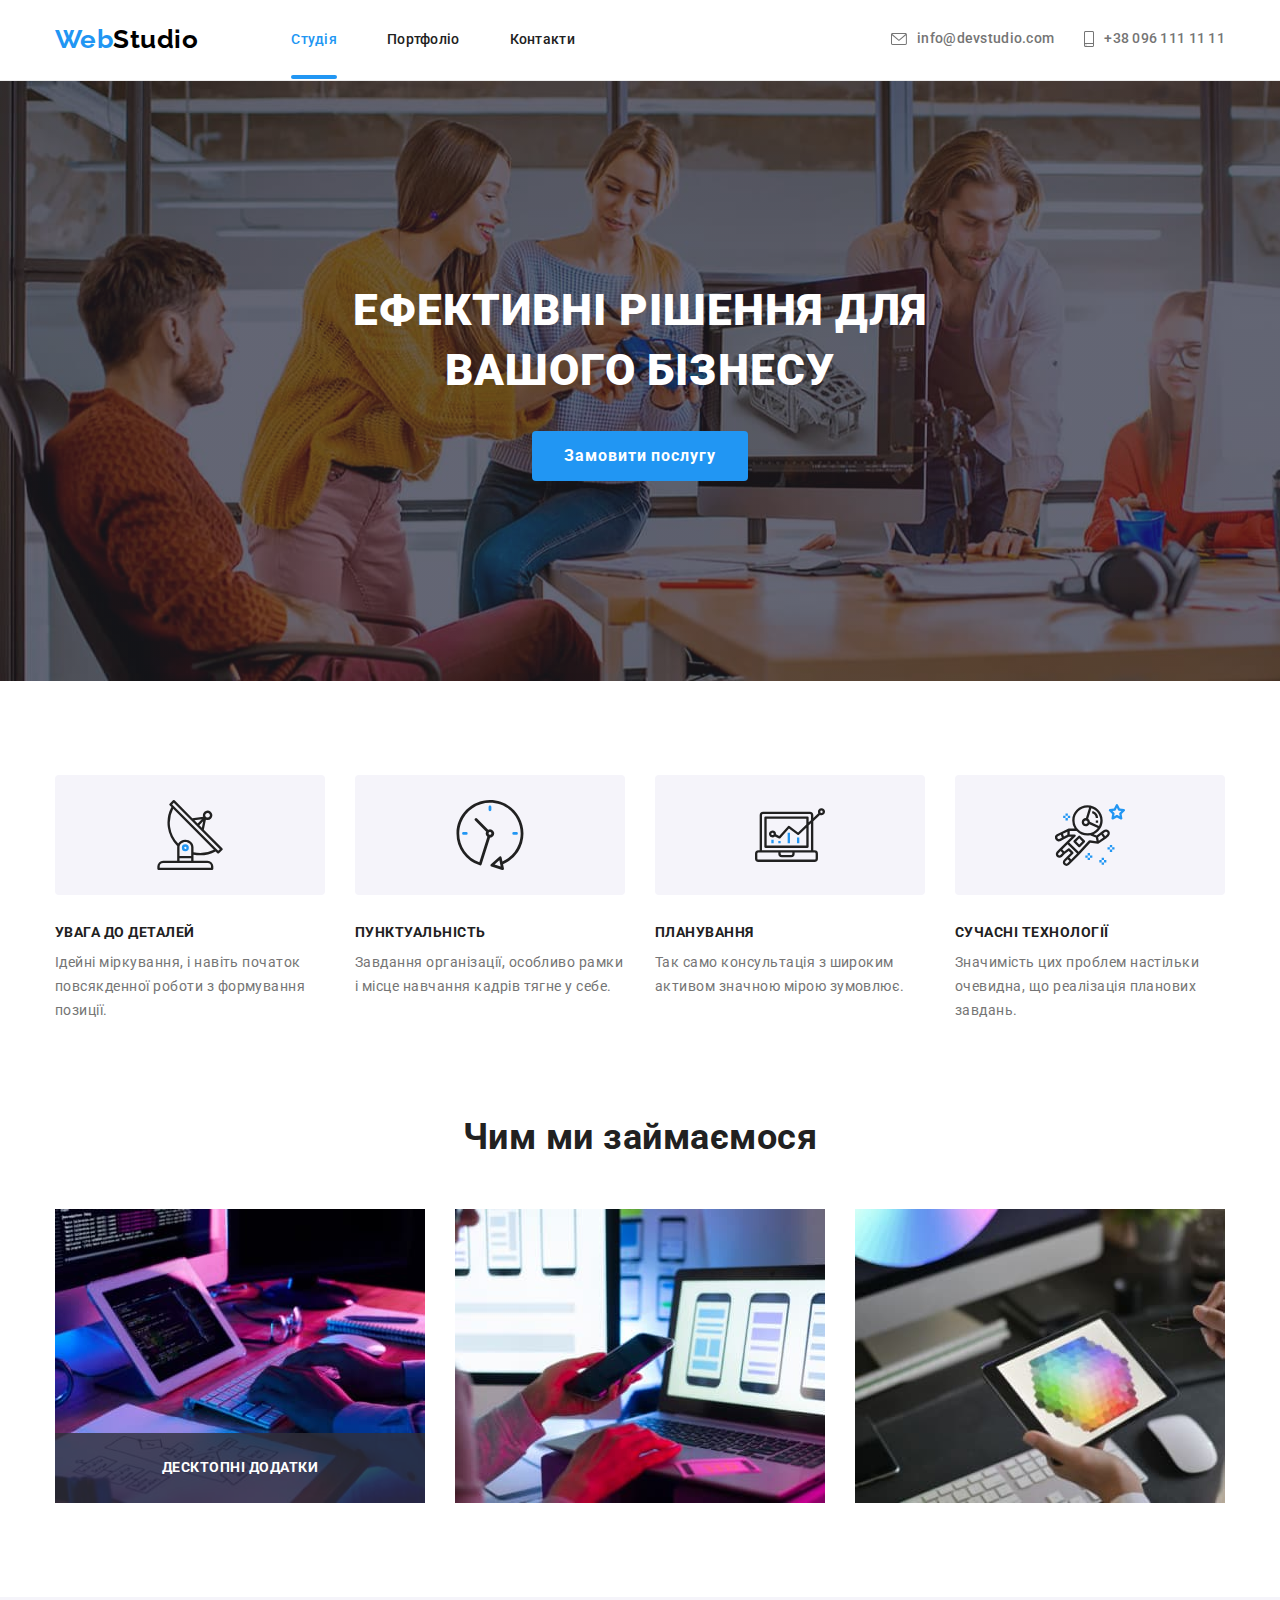
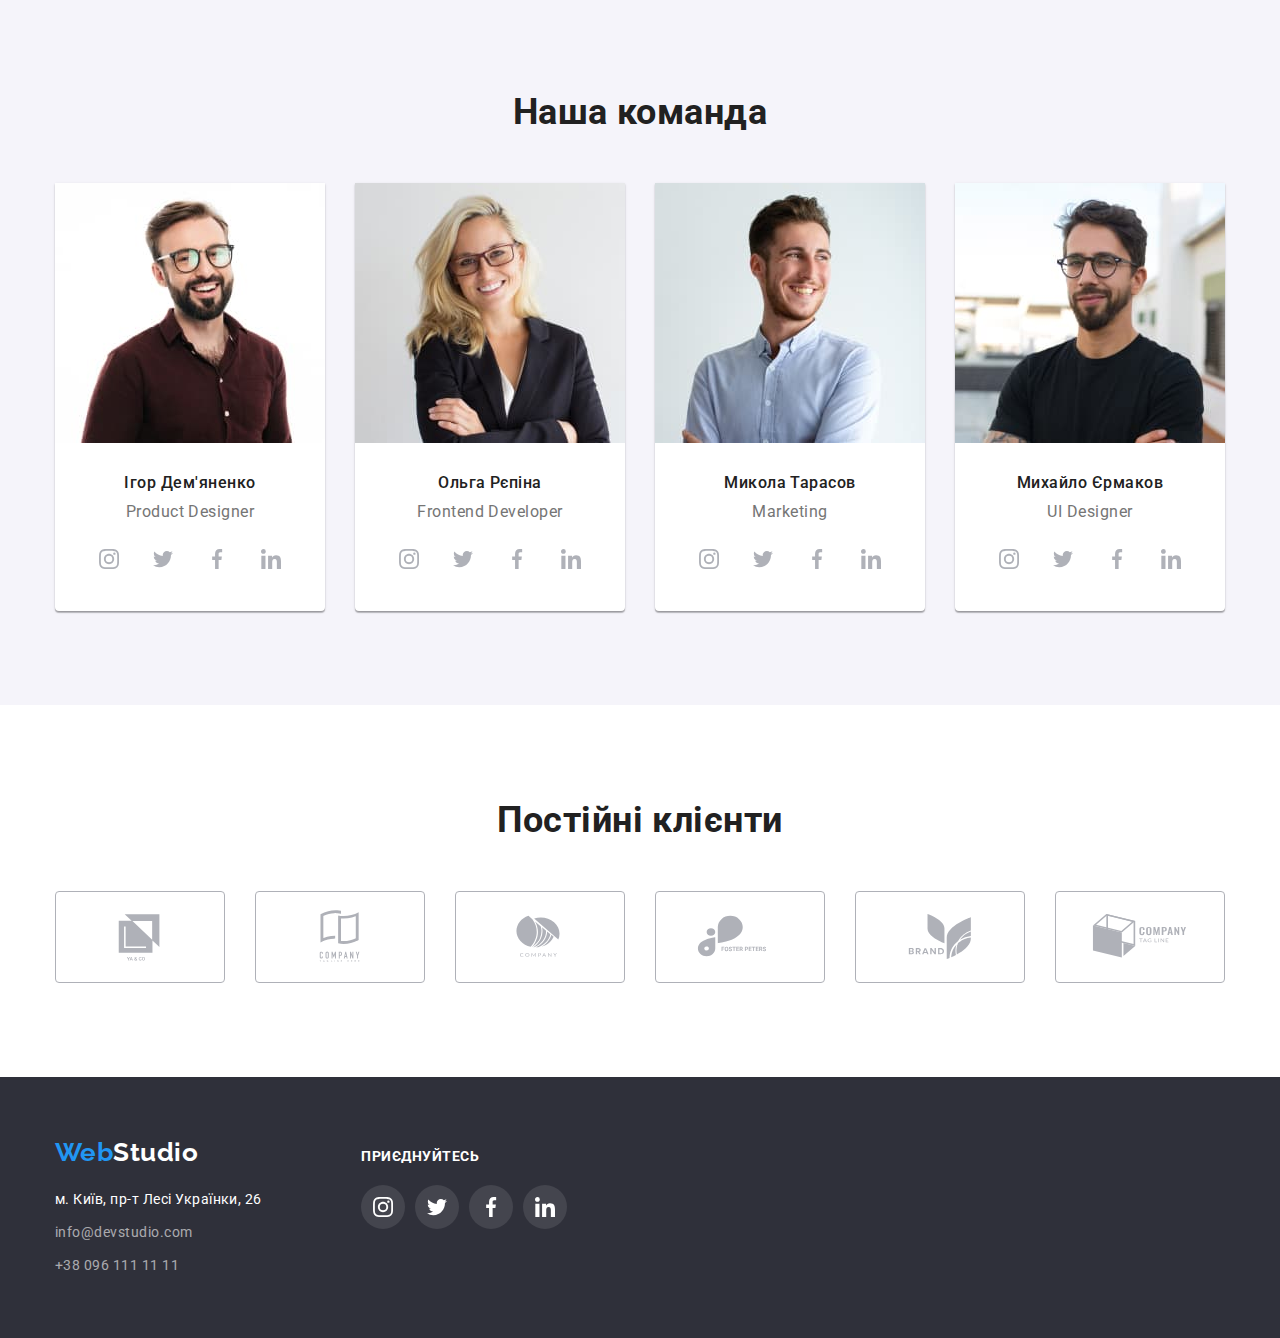
<file: index.html>
<!DOCTYPE html>
<html lang="uk">
  <head>
    <meta charset="UTF-8" />
    <meta http-equiv="X-UA-Compatible" content="IE=edge" />
    <meta name="viewport" content="width=device-width, initial-scale=1.0" />
    <title>WebStudio</title>
    <link rel="preconnect" href="https://fonts.googleapis.com" />
    <link rel="preconnect" href="https://fonts.gstatic.com" crossorigin />
    <link
      href="https://fonts.googleapis.com/css2?family=Raleway:wght@700&family=Roboto:wght@400;500;700;900&display=swap"
      rel="stylesheet"
    />
    <link
      rel="stylesheet"
      href="https://cdnjs.cloudflare.com/ajax/libs/modern-normalize/1.1.0/modern-normalize.min.css"
    />
    <link rel="stylesheet" href="./css/styles.css" />
  </head>
  <body>
    <header class="page-header">
      <div class="container">
        <nav class="main-nav">
          <a class="link logo" href="./index.html" lang="en">
            Web<span class="accent-studio-hd">Studio</span>
          </a>
          <ul class="list site-nav">
            <li class="item">
              <a class="link active" href="./index.html">Студія</a>
            </li>
            <li class="item">
              <a class="link" href="./portfolio.html">Портфоліо</a>
            </li>
            <li class="item"><a class="link" href="#">Контакти</a></li>
          </ul>
        </nav>
        <ul class="list site-contacts">
          <li class="item">
            <a class="link" href="mailto:info@devstudio.com">
              <svg class="site-contacts-icon" width="16" height="12">
                <use href="./images/icons.svg#icon-envelope"></use>
              </svg>
              info@devstudio.com</a
            >
          </li>
          <li class="item">
            <a class="link" href="tel:+380961111111">
              <svg class="site-contacts-icon" width="10" height="16">
                <use href="./images/icons.svg#icon-smartphone"></use>
              </svg>
              +38 096 111 11 11</a
            >
          </li>
        </ul>
      </div>
    </header>

    <main>
      <section class="hero">
        <h1 class="hero-title">Ефективні рішення для вашого бізнесу</h1>
        <button class="main-btn" type="button">Замовити послугу</button>
      </section>
      <section class="section advantages">
        <div class="container">
          <h2 class="visually-hidden">Наші переваги</h2>
          <ul class="list">
            <li class="item">
              <div class="advantages-bgd">
                <svg width="70" height="70">
                  <use href="./images/icons.svg#icon-antenna"></use>
                </svg>
              </div>
              <h3 class="advantages-title">Увага до деталей</h3>
              <p class="advantages-descr">
                Ідейні міркування, і навіть початок повсякденної роботи з
                формування позиції.
              </p>
            </li>
            <li class="item">
              <div class="advantages-bgd">
                <svg width="70" height="70">
                  <use href="./images/icons.svg#icon-clock"></use>
                </svg>
              </div>
              <h3 class="advantages-title">Пунктуальність</h3>
              <p class="advantages-descr">
                Завдання організації, особливо рамки і місце навчання кадрів
                тягне у себе.
              </p>
            </li>
            <li class="item">
              <div class="advantages-bgd">
                <svg width="70" height="70">
                  <use href="./images/icons.svg#icon-diagram"></use>
                </svg>
              </div>
              <h3 class="advantages-title">Планування</h3>
              <p class="advantages-descr">
                Так само консультація з широким активом значною мірою зумовлює.
              </p>
            </li>
            <li class="item">
              <div class="advantages-bgd">
                <svg width="70" height="70">
                  <use href="./images/icons.svg#icon-astronaut"></use>
                </svg>
              </div>
              <h3 class="advantages-title">Сучасні технології</h3>
              <p class="advantages-descr">
                Значимість цих проблем настільки очевидна, що реалізація
                планових завдань.
              </p>
            </li>
          </ul>
        </div>
      </section>
      <section class="section activity">
        <div class="container">
          <h2 class="activity-title">Чим ми займаємося</h2>
          <ul class="list">
            <li class="item">
              <div class="thumb">
                <img
                  class="photo"
                  src="./images/activity-photo1.jpg"
                  alt="Набирання коду на клавіатурі"
                  width="370"
                  height="294"
                />
                <div class="photo-label">
                  <p class="photo-descr">Десктопні додатки</p>
                </div>
              </div>
            </li>
            <li class="item">
              <img
                class="photo"
                src="./images/activity-photo2.jpg"
                alt="Телефон та ноутбук"
                width="370"
                height="294"
              />
            </li>
            <li class="item">
              <img
                class="photo"
                src="./images/activity-photo3.jpg"
                alt="Палітра кольорів на планшеті"
                width="370"
                height="294"
              />
            </li>
          </ul>
        </div>
      </section>
      <section class="section team">
        <div class="container">
          <h1 class="team-title">Наша команда</h1>
          <ul class="list">
            <li class="information">
              <img
                class="team-photo"
                src="./images/members-member1.jpg"
                alt="Ігор Дем'яненко"
                width="270"
                height="260"
              />
              <h3 class="team-name">Ігор Дем'яненко</h3>
              <p class="team-position" lang="en">Product Designer</p>
              <ul class="list net-list">
                <li class="item net-item">
                  <a href="" class="link net-link">
                    <svg class="net-icon" width="20" height="20">
                      <use href="./images/icons.svg#icon-instagram"></use>
                    </svg>
                  </a>
                </li>
                <li class="item net-item">
                  <a href="" class="link net-link">
                    <svg class="net-icon" width="20" height="20">
                      <use href="./images/icons.svg#icon-twitter"></use>
                    </svg>
                  </a>
                </li>
                <li class="item net-item">
                  <a href="" class="link net-link">
                    <svg class="net-icon" width="20" height="20">
                      <use href="./images/icons.svg#icon-facebook"></use>
                    </svg>
                  </a>
                </li>
                <li class="item net-item">
                  <a href="" class="link net-link">
                    <svg class="net-icon" width="20" height="20">
                      <use href="./images/icons.svg#icon-linkedin"></use>
                    </svg>
                  </a>
                </li>
              </ul>
            </li>
            <li class="information">
              <img
                class="team-photo"
                src="./images/members-member2.jpg"
                alt="Ольга Рєпіна"
                width="270"
                height="260"
              />
              <h3 class="team-name">Ольга Рєпіна</h3>
              <p class="team-position" lang="en">Frontend Developer</p>
              <ul class="list net-list">
                <li class="item net-item">
                  <a href="" class="link net-link">
                    <svg class="net-icon" width="20" height="20">
                      <use href="./images/icons.svg#icon-instagram"></use>
                    </svg>
                  </a>
                </li>
                <li class="item net-item">
                  <a href="" class="link net-link">
                    <svg class="net-icon" width="20" height="20">
                      <use href="./images/icons.svg#icon-twitter"></use>
                    </svg>
                  </a>
                </li>
                <li class="item net-item">
                  <a href="" class="link net-link">
                    <svg class="net-icon" width="20" height="20">
                      <use href="./images/icons.svg#icon-facebook"></use>
                    </svg>
                  </a>
                </li>
                <li class="item net-item">
                  <a href="" class="link net-link">
                    <svg class="net-icon" width="20" height="20">
                      <use href="./images/icons.svg#icon-linkedin"></use>
                    </svg>
                  </a>
                </li>
              </ul>
            </li>
            <li class="information">
              <img
                class="team-photo"
                src="./images/members-member3.jpg"
                alt="Микола Тарасов"
                width="270"
                height="260"
              />
              <h3 class="team-name">Микола Тарасов</h3>
              <p class="team-position" lang="en">Marketing</p>
              <ul class="list net-list">
                <li class="item net-item">
                  <a href="" class="link net-link">
                    <svg class="net-icon" width="20" height="20">
                      <use href="./images/icons.svg#icon-instagram"></use>
                    </svg>
                  </a>
                </li>
                <li class="item net-item">
                  <a href="" class="link net-link">
                    <svg class="net-icon" width="20" height="20">
                      <use href="./images/icons.svg#icon-twitter"></use>
                    </svg>
                  </a>
                </li>
                <li class="item net-item">
                  <a href="" class="link net-link">
                    <svg class="net-icon" width="20" height="20">
                      <use href="./images/icons.svg#icon-facebook"></use>
                    </svg>
                  </a>
                </li>
                <li class="item net-item">
                  <a href="" class="link net-link">
                    <svg class="net-icon" width="20" height="20">
                      <use href="./images/icons.svg#icon-linkedin"></use>
                    </svg>
                  </a>
                </li>
              </ul>
            </li>
            <li class="information">
              <img
                class="team-photo"
                src="./images/members-member4.jpg"
                alt="Михайло Єрмаков"
                width="270"
                height="260"
              />
              <h3 class="team-name">Михайло Єрмаков</h3>
              <p class="team-position" lang="en">UI Designer</p>
              <ul class="list net-list">
                <li class="item net-item">
                  <a href="" class="link net-link">
                    <svg class="net-icon" width="20" height="20">
                      <use href="./images/icons.svg#icon-instagram"></use>
                    </svg>
                  </a>
                </li>
                <li class="item net-item">
                  <a href="" class="link net-link">
                    <svg class="net-icon" width="20" height="20">
                      <use href="./images/icons.svg#icon-twitter"></use>
                    </svg>
                  </a>
                </li>
                <li class="item net-item">
                  <a href="" class="link net-link">
                    <svg class="net-icon" width="20" height="20">
                      <use href="./images/icons.svg#icon-facebook"></use>
                    </svg>
                  </a>
                </li>
                <li class="item net-item">
                  <a href="" class="link net-link">
                    <svg class="net-icon" width="20" height="20">
                      <use href="./images/icons.svg#icon-linkedin"></use>
                    </svg>
                  </a>
                </li>
              </ul>
            </li>
          </ul>
        </div>
      </section>
      <section class="section clients">
        <div class="container">
          <h2 class="clients-title">Постійні клієнти</h2>
          <ul class="list clients-list">
            <li class="item clients-item">
              <a href="#" class="link clients-link">
                <svg class="clients-icon" width="106" height="60">
                  <use href="./images/icons.svg#icon-logo-1"></use>
                </svg>
              </a>
            </li>
            <li class="item clients-item">
              <a href="#" class="link clients-link">
                <svg class="clients-icon" width="106" height="60">
                  <use href="./images/icons.svg#icon-logo-2"></use>
                </svg>
              </a>
            </li>
            <li class="item clients-item">
              <a href="#" class="link clients-link">
                <svg class="clients-icon" width="106" height="60">
                  <use href="./images/icons.svg#icon-logo-3"></use>
                </svg>
              </a>
            </li>
            <li class="item clients-item">
              <a href="#" class="link clients-link">
                <svg class="clients-icon" width="106" height="60">
                  <use href="./images/icons.svg#icon-logo-4"></use>
                </svg>
              </a>
            </li>
            <li class="item clients-item">
              <a href="#" class="link clients-link">
                <svg class="clients-icon" width="106" height="60">
                  <use href="./images/icons.svg#icon-logo-5"></use>
                </svg>
              </a>
            </li>
            <li class="item clients-item">
              <a href="#" class="link clients-link">
                <svg class="clients-icon" width="106" height="60">
                  <use href="./images/icons.svg#icon-logo-6"></use>
                </svg>
              </a>
            </li>
          </ul>
        </div>
      </section>
    </main>
    <footer class="page-footer">
      <div class="container">
        <div class="contacts-footer">
          <a class="link logo" href="./index.html" lang="en">
            Web<span class="accent-studio-ft">Studio</span>
          </a>
          <address class="contacts">
            <ul class="list">
              <li class="list-item">
                <a
                  class="link location"
                  href="https://goo.gl/maps/3bxnUZ3EVZmGAf4NA"
                  target="_blank"
                  rel="noreferrer noopener nofollow"
                >
                  м. Київ, пр-т Лесі Українки, 26
                </a>
              </li>
              <li class="list-item">
                <a class="link" href="mailto:info@devstudio.com"
                  >info@devstudio.com</a
                >
              </li>
              <li class="list-item">
                <a class="link" href="tel:+380961111111">+38 096 111 11 11</a>
              </li>
            </ul>
          </address>
        </div>
        <div class="net-list-footer">
          <p class="upper">Приєднуйтесь</p>
          <ul class="list net-list">
            <li class="item net-item">
              <a href="" class="link net-link">
                <svg class="net-icon" width="20" height="20">
                  <use href="./images/icons.svg#icon-instagram"></use>
                </svg>
              </a>
            </li>
            <li class="item net-item">
              <a href="" class="link net-link">
                <svg class="net-icon" width="20" height="20">
                  <use href="./images/icons.svg#icon-twitter"></use>
                </svg>
              </a>
            </li>
            <li class="item net-item">
              <a href="" class="link net-link">
                <svg class="net-icon" width="20" height="20">
                  <use href="./images/icons.svg#icon-facebook"></use>
                </svg>
              </a>
            </li>
            <li class="item net-item">
              <a href="" class="link net-link">
                <svg class="net-icon" width="20" height="20">
                  <use href="./images/icons.svg#icon-linkedin"></use>
                </svg>
              </a>
            </li>
          </ul>
        </div>
      </div>
    </footer>
  </body>
</html>
</file>
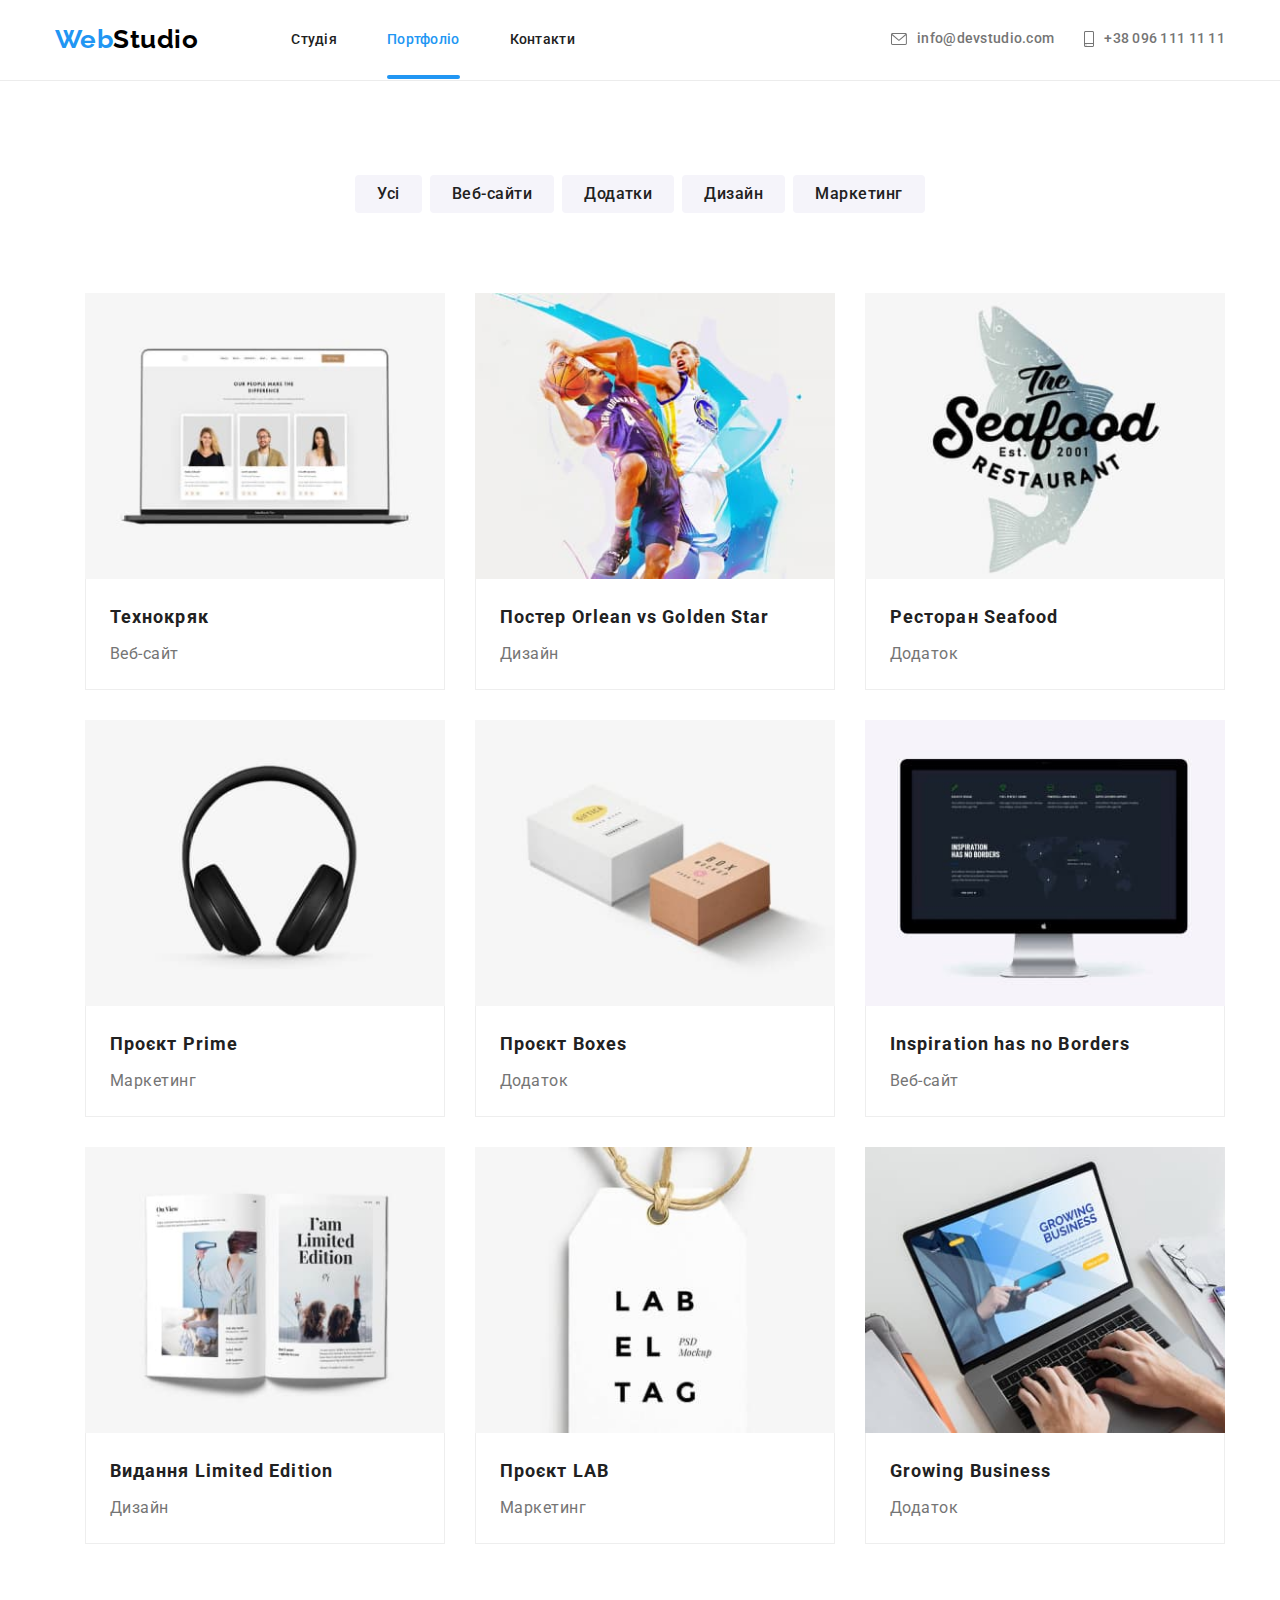
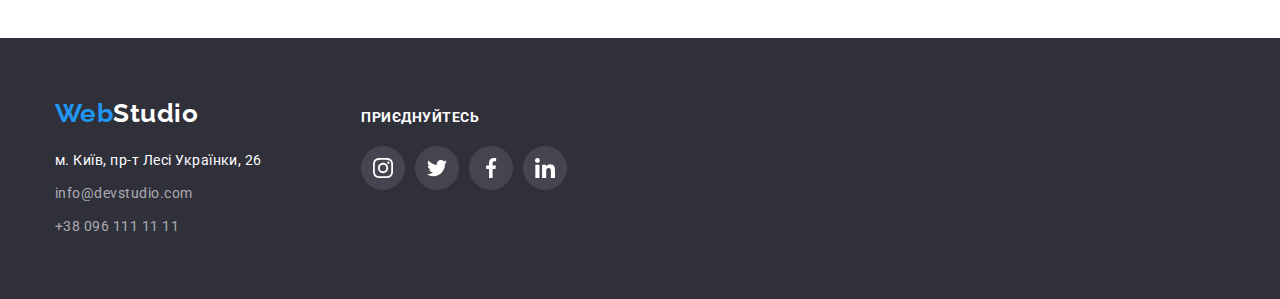
<file: portfolio.html>
<!DOCTYPE html>
<html lang="uk">
  <head>
    <meta charset="UTF-8" />
    <meta http-equiv="X-UA-Compatible" content="IE=edge" />
    <meta name="viewport" content="width=device-width, initial-scale=1.0" />
    <title>Портфоліо</title>
    <link rel="preconnect" href="https://fonts.googleapis.com" />
    <link rel="preconnect" href="https://fonts.gstatic.com" crossorigin />
    <link
      href="https://fonts.googleapis.com/css2?family=Raleway:wght@700&family=Roboto:wght@400;500;700;900&display=swap"
      rel="stylesheet"
    />
    <link
      rel="stylesheet"
      href="https://cdnjs.cloudflare.com/ajax/libs/modern-normalize/1.1.0/modern-normalize.min.css"
    />
    <link rel="stylesheet" href="./css/styles.css" />
  </head>
  <body>
    <header class="page-header">
      <div class="container">
        <nav class="main-nav">
          <a class="link logo" href="./index.html" lang="en">
            Web<span class="accent-studio-hd">Studio</span>
          </a>
          <ul class="list site-nav">
            <li class="item">
              <a class="link" href="./index.html">Студія</a>
            </li>
            <li class="item">
              <a class="link active" href="./portfolio.html">Портфоліо</a>
            </li>
            <li class="item"><a class="link" href="#">Контакти</a></li>
          </ul>
        </nav>
        <ul class="list site-contacts">
          <li class="item">
            <a class="link" href="mailto:info@devstudio.com">
              <svg class="site-contacts-icon" width="16" height="12">
                <use href="./images/icons.svg#icon-envelope"></use>
              </svg>
              info@devstudio.com</a
            >
          </li>
          <li class="item">
            <a class="link" href="tel:+380961111111">
              <svg class="site-contacts-icon" width="10" height="16">
                <use href="./images/icons.svg#icon-smartphone"></use>
              </svg>
              +38 096 111 11 11</a
            >
          </li>
        </ul>
      </div>
    </header>

    <main>
      <section class="section projects">
        <div class="container">
          <h1 class="visually-hidden">Наші роботи</h1>
          <ul class="list projects-filters">
            <li class="item">
              <button class="btn" type="button">Усі</button>
            </li>
            <li class="item">
              <button class="btn" type="button">Веб-сайти</button>
            </li>
            <li class="item">
              <button class="btn" type="button">Додатки</button>
            </li>
            <li class="item">
              <button class="btn" type="button">Дизайн</button>
            </li>
            <li class="item">
              <button class="btn" type="button">Маркетинг</button>
            </li>
          </ul>
          <ul class="list examples">
            <li class="poster">
              <a class="link examples-link" href="">
                <div class="thumb">
                  <img
                    class="photo"
                    src="./images/portfolio-techno.jpg"
                    alt="Веб-сайт Технокряк"
                  />
                  <div class="overlay">
                    <p class="overlay-descr">
                      Ресурс пропонує комплексні пропозиції з різним рівнем
                      функціоналу та сервісів. Все це дозволить відвідувачу
                      отримати вичерпні відомості про компанію чи приватну
                      особу.
                    </p>
                  </div>
                </div>

                <div class="content">
                  <h2 class="examples-title">Технокряк</h2>
                  <p class="examples-descr">Веб-сайт</p>
                </div>
              </a>
            </li>
            <li class="poster">
              <a class="link examples-link" href="">
                <img
                  class="photo"
                  src="./images/portfolio-new-orlean.jpg"
                  alt="Дизайн постеру Orlean vs Golden Star"
                />
                <div class="content">
                  <h2 class="examples-title">
                    Постер <span lang="en">Orlean vs Golden Star</span>
                  </h2>
                  <p class="examples-descr">Дизайн</p>
                </div>
              </a>
            </li>
            <li class="poster">
              <a class="link examples-link" href="">
                <img
                  class="photo"
                  src="./images/portfolio-seafood.jpg"
                  alt="Додаток ресторану Seafood"
                />
                <div class="content">
                  <h2 class="examples-title">
                    Ресторан <span lang="en">Seafood</span>
                  </h2>
                  <p class="examples-descr">Додаток</p>
                </div>
              </a>
            </li>
            <li class="poster">
              <a class="link examples-link" href="">
                <img
                  class="photo"
                  src="./images/portfolio-prime.jpg"
                  alt="Маркетинг проєкту Prime"
                />
                <div class="content">
                  <h2 class="examples-title">
                    Проєкт <span lang="en">Prime</span>
                  </h2>
                  <p class="examples-descr">Маркетинг</p>
                </div>
              </a>
            </li>
            <li class="poster">
              <a class="link examples-link" href="">
                <img
                  class="photo"
                  src="./images/portfolio-boxes.jpg"
                  alt="Додаток проєкту Boxes"
                />
                <div class="content">
                  <h2 class="examples-title">
                    Проєкт <span lang="en">Boxes</span>
                  </h2>
                  <p class="examples-descr">Додаток</p>
                </div>
              </a>
            </li>
            <li class="poster">
              <a class="link examples-link" href="">
                <img
                  class="photo"
                  src="./images/portfolio-inspiration.jpg"
                  alt="Веб-сайт Inspiration has no Borders"
                />
                <div class="content">
                  <h2 class="examples-title">
                    <span lang="en">Inspiration has no Borders</span>
                  </h2>
                  <p class="examples-descr">Веб-сайт</p>
                </div>
              </a>
            </li>
            <li class="poster">
              <a class="link examples-link" href="">
                <img
                  class="photo"
                  src="./images/portfolio-limited-ed.jpg"
                  alt="Дизайн виданян Limited Edition"
                />
                <div class="content">
                  <h2 class="examples-title">
                    Видання <span lang="en">Limited Edition</span>
                  </h2>
                  <p class="examples-descr">Дизайн</p>
                </div>
              </a>
            </li>
            <li class="poster">
              <a class="link examples-link" href="">
                <img
                  class="photo"
                  src="./images/portfolio-lab.jpg"
                  alt="Маркетинг проєкту LAB"
                />
                <div class="content">
                  <h2 class="examples-title">
                    Проєкт <span class="upper" lang="en">LAB</span>
                  </h2>
                  <p class="examples-descr">Маркетинг</p>
                </div>
              </a>
            </li>
            <li class="poster">
              <a class="link examples-link" href="">
                <img
                  class="photo"
                  src="./images/portfolio-growing-buss.jpg"
                  alt="Додаток Growing Business"
                />
                <div class="content">
                  <h2 class="examples-title">
                    <span lang="en">Growing Business</span>
                  </h2>
                  <p class="examples-descr">Додаток</p>
                </div>
              </a>
            </li>
          </ul>
        </div>
      </section>
    </main>

    <footer class="page-footer">
      <div class="container">
        <div class="contacts-footer">
          <a class="link logo" href="./index.html" lang="en">
            Web<span class="accent-studio-ft">Studio</span>
          </a>
          <address class="contacts">
            <ul class="list">
              <li class="list-item">
                <a
                  class="link location"
                  href="https://goo.gl/maps/3bxnUZ3EVZmGAf4NA"
                  target="_blank"
                  rel="noreferrer noopener nofollow"
                >
                  м. Київ, пр-т Лесі Українки, 26
                </a>
              </li>
              <li class="list-item">
                <a class="link" href="mailto:info@devstudio.com"
                  >info@devstudio.com</a
                >
              </li>
              <li class="list-item">
                <a class="link" href="tel:+380961111111">+38 096 111 11 11</a>
              </li>
            </ul>
          </address>
        </div>
        <div class="net-list-footer">
          <p class="upper">Приєднуйтесь</p>
          <ul class="list net-list">
            <li class="item net-item">
              <a href="" class="link net-link">
                <svg class="net-icon" width="20" height="20">
                  <use href="./images/icons.svg#icon-instagram"></use>
                </svg>
              </a>
            </li>
            <li class="item net-item">
              <a href="" class="link net-link">
                <svg class="net-icon" width="20" height="20">
                  <use href="./images/icons.svg#icon-twitter"></use>
                </svg>
              </a>
            </li>
            <li class="item net-item">
              <a href="" class="link net-link">
                <svg class="net-icon" width="20" height="20">
                  <use href="./images/icons.svg#icon-facebook"></use>
                </svg>
              </a>
            </li>
            <li class="item net-item">
              <a href="" class="link net-link">
                <svg class="net-icon" width="20" height="20">
                  <use href="./images/icons.svg#icon-linkedin"></use>
                </svg>
              </a>
            </li>
          </ul>
        </div>
      </div>
    </footer>
  </body>
</html>
</file>
<file: css/styles.css>
:root {
    --primary-text-color: rgba(33, 33, 33, 1);
    --descr-color: rgba(117, 117, 117, 1);
    --secondary-color: rgba(33, 150, 243, 1);
    --primary-bgd-color: rgba(255, 255, 255, 1);
    --logo-header-color: rgba(0, 0, 0, 1);
    --bgd-hero-color: rgba(47, 48, 58, 1);
    --focus-btn-color: rgb(16, 137, 236);
    --bgd-team-color: rgba(245, 244, 250, 1);
    --contacts-footer-color: rgba(255, 255, 255, 0.6); 
    --gap: 30px;
}

body {
    background-color: var(--primary-bgd-color);
    color: var(--primary-text-color);
    font-weight: 700;
    font-family: 'Roboto', sans-serif;
    font-style: normal;
    letter-spacing: 0.03em;
}

.container {
    margin-left: auto;
    margin-right: auto;
    width: 1200px;
    padding-left: 15px;
    padding-right: 15px;
}

.section {
    padding: 94px 0;
}

h1,
h2,
h3,
h4,
h5,
h6,
p,
ul {
    margin: 0;
    padding: 0;
}

.list {
    list-style: none;
}

.link {
    text-decoration: none;
}

img {
    display: block;
    width: 100%;
    height: auto;
}

/* Логотип */
.logo {
    margin-right: 93px;
    color: var(--secondary-color);
    font-family: 'Raleway', sans-serif;
    font-size: 26px;
    line-height: 1.19;
}

.logo .accent-studio-hd {
    color: var(--logo-header-color);
}

.logo .accent-studio-ft {
    color: var(--primary-bgd-color);
}

/* Навігація основної сторінки */
.page-header { 
    padding: 24px 0 25px 0;
    border-bottom: 1px solid #ECECEC;
}

.page-header>.container {
    display: flex;
    height: 100%;
    align-items: center;
}

.main-nav {
    display: flex;
    align-items: center;
}

.site-nav {
    display: flex;
}

.site-nav>.item:not(:last-child) {
    margin-right: 50px;
}

.site-contacts {
    display: flex;
    margin-left: auto;
}

.site-contacts>.item+.item {
    margin-left: 30px;
}

.site-nav .link,
.site-contacts .link {
    color: currentColor;
    font-weight: 500;
    font-size: 14px;
    line-height: 1.14;
    letter-spacing: 0.02em;
}

.site-contacts .link {
    display: flex;
    align-items: center;
    justify-content: center;
    color: var(--descr-color);
}

.site-contacts .site-contacts-icon {
    fill: currentColor;
    margin-right: 10px;
}

.site-nav .link {
    padding: 32px 0;
}

.site-nav .active {
    position: relative;
    color: var(--secondary-color);
}

.site-nav .active::after {
    position: absolute;
    bottom: 0;
    left: 0;
    content: '';
    width: 100%;
    height: 4px;
    background-color: currentColor;
    border-radius: 2px;
}

.site-nav .link:hover,
.site-contacts .link:hover,
.site-nav .link:focus,
.site-contacts .link:focus {
    color: var(--secondary-color);
}

/* Герой */
.hero {
    background-image: linear-gradient(rgba(47, 48, 58, 0.4), rgba(47, 48, 58, 0.4)), url(../images/hero-bgd.jpg);
    max-width: 1600px;
    padding: 200px 0;
    margin-right: auto;
    margin-left: auto;
    color: var(--primary-bgd-color);
    text-align: center;
    letter-spacing: 0.06em;
}

.hero>.hero-title {
    margin-bottom: 30px;
    margin-left: auto;
    margin-right: auto;
    font-weight: 900;
    width: 696px;
    font-size: 44px;
    line-height: 1.36;
    text-transform: uppercase;
}

.hero>.main-btn {
    padding: 10px 32px;
    border-radius: 4px;
    border: none;

    color: inherit;
    background-color: var(--secondary-color);
    font-size: 16px;
    line-height: 1.88;
    cursor: pointer;
    font-weight: 700;
    font-family: inherit;
    font-style: inherit;
    letter-spacing: inherit;
}

.hero>.main-btn:hover {
    background-color: var(--focus-btn-color);
}

/* Основна частина 
Advantages */
.visually-hidden {
    position: absolute;
    white-space: nowrap;
    width: 1px;
    height: 1px;
    overflow: hidden;
    border: 0;
    padding: 0;
    clip: rect(0 0 0 0);
    clip-path: inset(50%);
    margin: -1px;
}

.advantages .list {
    display: flex;
}

.advantages .item {
    width: 270px;
}

.advantages .item:not(:last-child) {
    margin-right: 30px;
}

.advantages-bgd {
    display: flex;
    align-items: center;
    justify-content: center;
    width: 100%;
    height: 120px;
    margin-bottom: 30px;
    background-color: var(--bgd-team-color);
    border-radius: 4px;
}

.advantages .advantages-title {
    margin-bottom: 10px;
    font-size: 14px;
    line-height: 1.14;
    text-transform: uppercase;
}

.advantages .advantages-descr {
    color: var(--descr-color);
    font-weight: 400;
    font-size: 14px;
    line-height: 1.71;
}

/* activity */
.section.activity {
    padding-top: 0;
}

.activity .list {
    display: flex;
}

.activity .activity-title {
    margin-bottom: 50px;
    font-size: 36px;
    line-height: 1.17;
    text-align: center;
}

.activity .item:not(:last-child) {
    margin-right: 30px;
}

.thumb {
    position: relative;
}

.activity .photo-label {
    position: absolute;
    bottom: 0;
    display: flex;
    align-items: center;
    justify-content: center;
    width: 100%;
    height: 70px;
    background-color: rgba(47, 48, 58, 0.8);
    
}

.activity .photo-descr {
    font-size: 14px;
    line-height: 1.14;
    text-transform: uppercase;
    color: #fff;
}

/*team*/
.team {
    background-color: var(--bgd-team-color);
}

.team .list {
    display: flex;
}

.team .information:not(:last-child) {
    margin-right: 30px;
}

.team .information {
    width: 270px;
    padding-bottom: 30px;
    background-color: var(--primary-bgd-color);
    box-shadow: 0px 1px 3px rgba(0, 0, 0, 0.12), 0px 1px 1px rgba(0, 0, 0, 0.14), 0px 2px 1px rgba(0, 0, 0, 0.2);
    border-radius: 0px 0px 4px 4px;
}

.team .team-title {
    margin-bottom: 50px;
    font-size: 36px;
    line-height: 1.17;
    text-align: center;
}

.information>.team-photo {
    margin-bottom: 30px;
}

.team .team-name {
    margin-bottom: 10px;
    font-weight: 500;
    font-size: 16px;
    line-height: 1.19;
    text-align: center;
}

.team .team-position {
    color: var(--descr-color);
    font-weight: 400;
    font-size: 16px;
    line-height: 1.19;
    text-align: center;
    margin-bottom: 16px;
}


.team .net-list {
    display: flex;
    align-items: center;
    justify-content: space-between;
    margin-right: auto;
    margin-left: auto;
    width: 206px;
    height: 44px;
}

.team .net-link {
    width: 44px;
    height: 44px;
    display: flex;
    align-items: center;
    justify-content: center;
    color: rgba(175, 177, 184, 1);
}

.team .net-icon {
    fill: currentColor;
}

.team .net-link:hover,
.team .net-link:focus {
    background-color: var(--secondary-color);
    border-radius: 50%;
    color: #fff;
}

/* clients */
.clients-title {
    font-size: 36px;
    line-height: 1.17;
    text-align: center;
    margin-bottom: 50px;
}

.clients-list {
display: flex;
align-items: center;
justify-content: space-between;
}

.clients-link {
    display: flex;
    align-items: center;
    justify-content: center;
    width: 170px;
    height: 92px;
    border: 1px solid #AFB1B8;
    border-radius: 4px;
    color: rgba(175, 177, 184, 1);
}

.clients-icon {
    fill: currentColor;
}

.clients-link:hover,
.clients-link:focus {
    border: 1px solid var(--secondary-color);
    color: var(--secondary-color);
}

/* footer */
.page-footer {
    padding: 60px 0;
    /* Додатково */
    background-color: var(--bgd-hero-color);
}

.page-footer .logo {
    display: inline-block;
    margin-bottom: 20px;
}

.contacts .list-item:not(:last-child) {
    margin-bottom: 9px;
}

.contacts .link {
    color: var(--contacts-footer-color);
    font-style: normal;
    font-weight: 400;
    font-size: 14px;
    line-height: 1.71;
}

.contacts .location {
    color: var(--primary-bgd-color);
}

.contacts .link:hover,
.contacts .link:focus {
    color: var(--secondary-color);
}

.net-list-footer {
    margin-left: 70px;
}

.net-list-footer > .upper {
    font-size: 14px;
    line-height: 1.14;
    text-transform: uppercase;
    color: #FFFFFF;
    margin-bottom: 20px;
}

.net-list-footer {
    width: 206px;
}

.net-list-footer .net-list {
    display: flex;
    align-items: center;
    justify-content: space-between;
    margin-right: auto;
    margin-left: auto;
}

.net-list-footer .net-link {
    width: 44px;
    height: 44px;
    display: flex;
    align-items: center;
    justify-content: center;
    background-color: rgba(255, 255, 255, 0.1);
    border-radius: 50%;
    color: #fff;
}

.net-list-footer .net-icon {
    fill: currentColor;
}

.net-list-footer .net-link:hover,
.net-list-footer .net-link:focus {
    background-color: var(--secondary-color);
}

.page-footer .container {
    display: flex;
    align-items: baseline;
}

/* Page Portfolio*/
.projects .projects-filters {
    display: flex;
    justify-content: center;
    margin-bottom: 50px;
}

.projects-filters>.item.item:not(:last-child) {
    margin-right: 8px;
}

.projects-filters .btn {
    padding: 6px 22px;
    border-radius: 4px;
    border: none;

    color: inherit;
    background-color: var(--bgd-team-color);
    font-family: inherit;
    font-style: inherit;
    font-weight: 500;
    font-size: 16px;
    line-height: 1.62;
    cursor: pointer;
    letter-spacing: inherit;
}

.projects-filters .btn:hover,
.projects-filters .btn:focus {
    background-color: var(--secondary-color);
    color: var(--primary-bgd-color);
    box-shadow: 0px 3px 1px rgba(0, 0, 0, 0.1), 0px 1px 2px rgba(0, 0, 0, 0.08), 0px 2px 2px rgba(0, 0, 0, 0.12);
}

.photo {
    display: block;
}

.projects .examples {
    display: flex;
    flex-wrap: wrap;
    margin-left: -1 * var(--gap);
    margin-top: -1 * var(--gap);
}

.examples .poster {
    flex-basis: calc((100% / 3 - var(--gap)));
    margin-left: var(--gap);
    margin-top: var(--gap);
}

.examples .thumb {
    position: relative;
    overflow: hidden;
        
}

.examples .overlay {
    position: absolute;
    top: 0;
    left: 0;
    transform: translateY(100%);
    padding: 63px 24px;
    width: 100%;
    height: 100%;
    background-color: rgba(33, 150, 243, 0.9);
    transition: transform 250ms linear;
}

.examples .overlay-descr {
    font-weight: 400;
    font-size: 18px;
    line-height: 1.56;
    color: #fff;
}

.examples .poster:hover .overlay {
    transform: translateY(0);
}

.poster .content {
    width: 100%;
    padding: 20px 24px;
    border-right: 1px solid #EEEEEE;
    border-left: 1px solid #EEEEEE;
    border-bottom: 1px solid #EEEEEE;
}

.content .examples-title {
    color: var(--primary-text-color);
    margin-bottom: 4px;
    font-size: 18px;
    line-height: 2;
    letter-spacing: 0.06em;
}

.content .examples-descr {
    color: var(--descr-color);
    font-weight: 400;
    font-size: 16px;
    line-height: 1.88;
}

.examples-title>.upper {
    text-transform: uppercase;
}

.examples .poster:hover {
    box-shadow: 0px 1px 1px rgba(0, 0, 0, 0.12), 0px 4px 4px rgba(0, 0, 0, 0.06), 1px 4px 6px rgba(0, 0, 0, 0.16);
}
</file>
